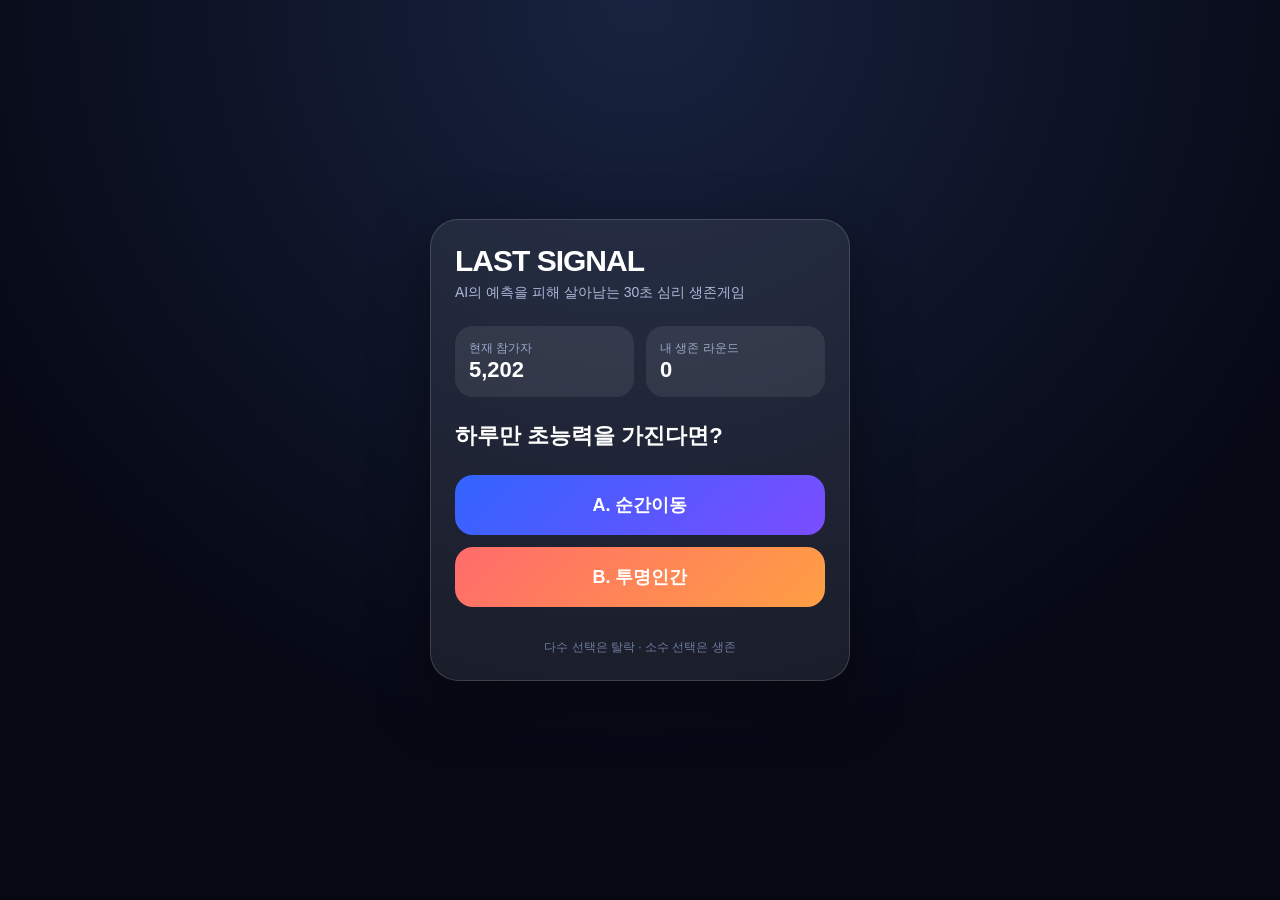
<file: last_signal_mvp.html>
<!DOCTYPE html>
<html lang="ko">
<head>
  <meta charset="UTF-8" />
  <meta name="viewport" content="width=device-width, initial-scale=1.0" />
  <title>LAST SIGNAL</title>
  <style>
    * { box-sizing: border-box; }
    body {
      margin: 0;
      font-family: -apple-system, BlinkMacSystemFont, "Segoe UI", sans-serif;
      background: radial-gradient(circle at top, #18233f, #060814 70%);
      color: white;
      min-height: 100vh;
      display: flex;
      justify-content: center;
      align-items: center;
      padding: 20px;
    }
    .app {
      width: 100%;
      max-width: 420px;
      background: rgba(255,255,255,0.08);
      border: 1px solid rgba(255,255,255,0.15);
      border-radius: 28px;
      padding: 24px;
      box-shadow: 0 20px 60px rgba(0,0,0,0.4);
    }
    .logo {
      font-size: 30px;
      font-weight: 900;
      letter-spacing: -1px;
      margin-bottom: 6px;
    }
    .subtitle {
      color: #aeb8d8;
      font-size: 14px;
      margin-bottom: 24px;
    }
    .stats {
      display: grid;
      grid-template-columns: 1fr 1fr;
      gap: 12px;
      margin-bottom: 20px;
    }
    .stat {
      background: rgba(255,255,255,0.08);
      border-radius: 18px;
      padding: 14px;
    }
    .stat span {
      display: block;
      color: #9da8c9;
      font-size: 12px;
    }
    .stat strong {
      font-size: 22px;
    }
    .question {
      font-size: 22px;
      font-weight: 800;
      line-height: 1.35;
      margin: 24px 0;
    }
    .choice {
      width: 100%;
      border: none;
      border-radius: 18px;
      padding: 18px;
      margin-bottom: 12px;
      font-size: 18px;
      font-weight: 800;
      color: white;
      cursor: pointer;
      background: linear-gradient(135deg, #3264ff, #7b4dff);
    }
    .choice.b {
      background: linear-gradient(135deg, #ff6b6b, #ff9f43);
    }
    .choice:active {
      transform: scale(0.98);
    }
    .result {
      margin-top: 20px;
      background: rgba(0,0,0,0.25);
      border-radius: 20px;
      padding: 18px;
    }
    .bar-wrap {
      margin: 14px 0;
    }
    .bar-label {
      display: flex;
      justify-content: space-between;
      font-size: 13px;
      color: #cbd3ee;
      margin-bottom: 6px;
    }
    .bar {
      height: 12px;
      background: rgba(255,255,255,0.12);
      border-radius: 20px;
      overflow: hidden;
    }
    .bar-fill {
      height: 100%;
      background: linear-gradient(90deg, #4facfe, #00f2fe);
      width: 0%;
      transition: width .6s ease;
    }
    .survive {
      font-size: 28px;
      font-weight: 900;
      text-align: center;
      margin: 22px 0 8px;
    }
    .survive.win { color: #00ffb2; }
    .survive.lose { color: #ff6464; }
    .desc {
      color: #b9c3df;
      text-align: center;
      font-size: 14px;
      margin-bottom: 18px;
    }
    .next {
      width: 100%;
      border: none;
      border-radius: 18px;
      padding: 16px;
      font-size: 17px;
      font-weight: 900;
      color: #0b1020;
      background: #ffffff;
      cursor: pointer;
    }
    .ghost {
      margin-top: 10px;
      width: 100%;
      border: 1px solid rgba(255,255,255,0.2);
      border-radius: 18px;
      padding: 15px;
      font-size: 15px;
      font-weight: 800;
      color: white;
      background: transparent;
      cursor: pointer;
    }
    .hidden { display: none; }
    .footer {
      margin-top: 20px;
      text-align: center;
      color: #6f7ba1;
      font-size: 12px;
    }
  </style>
</head>
<body>
  <main class="app">
    <div class="logo">LAST SIGNAL</div>
    <div class="subtitle">AI의 예측을 피해 살아남는 30초 심리 생존게임</div>

    <section class="stats">
      <div class="stat">
        <span>현재 참가자</span>
        <strong id="players">4,281</strong>
      </div>
      <div class="stat">
        <span>내 생존 라운드</span>
        <strong id="round">0</strong>
      </div>
    </section>

    <section id="game">
      <div class="question" id="question"></div>
      <button class="choice" id="choiceA"></button>
      <button class="choice b" id="choiceB"></button>
    </section>

    <section id="result" class="result hidden">
      <div class="bar-wrap">
        <div class="bar-label">
          <span id="labelA"></span>
          <span id="percentA"></span>
        </div>
        <div class="bar"><div class="bar-fill" id="barA"></div></div>
      </div>

      <div class="bar-wrap">
        <div class="bar-label">
          <span id="labelB"></span>
          <span id="percentB"></span>
        </div>
        <div class="bar"><div class="bar-fill" id="barB"></div></div>
      </div>

      <div id="surviveText" class="survive"></div>
      <div id="desc" class="desc"></div>

      <button class="next" onclick="nextRound()">NEXT ROUND</button>
      <button class="ghost" onclick="revive()">광고 보고 부활하기</button>
    </section>

    <div class="footer">다수 선택은 탈락 · 소수 선택은 생존</div>
  </main>

  <script>
    const questions = [
      ["평생 하나만 먹어야 한다면?", "치킨", "피자"],
      ["하루만 초능력을 가진다면?", "순간이동", "투명인간"],
      ["더 싫은 상황은?", "카톡 읽씹", "약속 당일 취소"],
      ["월요일 아침에 더 필요한 건?", "커피", "반차"],
      ["친구가 돈을 안 갚는다면?", "바로 말한다", "기다린다"],
      ["평생 하나만 쓸 수 있다면?", "유튜브", "카카오톡"],
      ["더 무서운 건?", "통장 잔고 0원", "휴대폰 배터리 1%"],
      ["데이트 첫인상에서 더 중요한 건?", "말투", "옷차림"],
      ["하루를 다시 산다면?", "어제", "10년 전 하루"],
      ["더 참기 힘든 건?", "배고픔", "졸림"],
      ["직장에서 더 싫은 사람은?", "말 많은 사람", "일 안 하는 사람"],
      ["갑자기 100만원이 생기면?", "저축", "소비"],
      ["더 끌리는 여행은?", "바다", "산"],
      ["야식 하나만 고른다면?", "라면", "족발"],
      ["더 어려운 선택은?", "사과하기", "거절하기"]
    ];

    let round = 0;
    let current = null;

    const $ = (id) => document.getElementById(id);

    function formatNumber(n) {
      return n.toLocaleString("ko-KR");
    }

    function randomPlayers() {
      const base = 3800 + Math.floor(Math.random() * 1800);
      $("players").innerText = formatNumber(base);
    }

    function loadQuestion() {
      $("game").classList.remove("hidden");
      $("result").classList.add("hidden");

      current = questions[Math.floor(Math.random() * questions.length)];
      $("question").innerText = current[0];
      $("choiceA").innerText = "A. " + current[1];
      $("choiceB").innerText = "B. " + current[2];

      $("choiceA").onclick = () => choose("A");
      $("choiceB").onclick = () => choose("B");
    }

    function choose(selected) {
      $("game").classList.add("hidden");
      $("result").classList.remove("hidden");

      const aPercent = 35 + Math.floor(Math.random() * 45);
      const bPercent = 100 - aPercent;

      const majority = aPercent > bPercent ? "A" : "B";
      const survived = selected !== majority;

      $("labelA").innerText = "A. " + current[1];
      $("labelB").innerText = "B. " + current[2];
      $("percentA").innerText = aPercent + "%";
      $("percentB").innerText = bPercent + "%";

      setTimeout(() => {
        $("barA").style.width = aPercent + "%";
        $("barB").style.width = bPercent + "%";
      }, 50);

      if (survived) {
        round++;
        $("round").innerText = round;
        $("surviveText").innerText = "YOU SURVIVED";
        $("surviveText").className = "survive win";
        $("desc").innerText = "AI의 다수 예측을 피했습니다.";
      } else {
        $("surviveText").innerText = "ELIMINATED";
        $("surviveText").className = "survive lose";
        $("desc").innerText = "다수 선택에 걸렸습니다.";
      }
    }

    function nextRound() {
      randomPlayers();
      loadQuestion();
    }

    function revive() {
      round = Math.max(0, round);
      $("desc").innerText = "부활 완료. 다음 라운드에 재도전하세요.";
      setTimeout(nextRound, 600);
    }

    randomPlayers();
    loadQuestion();
  </script>
</body>
</html>
</file>
